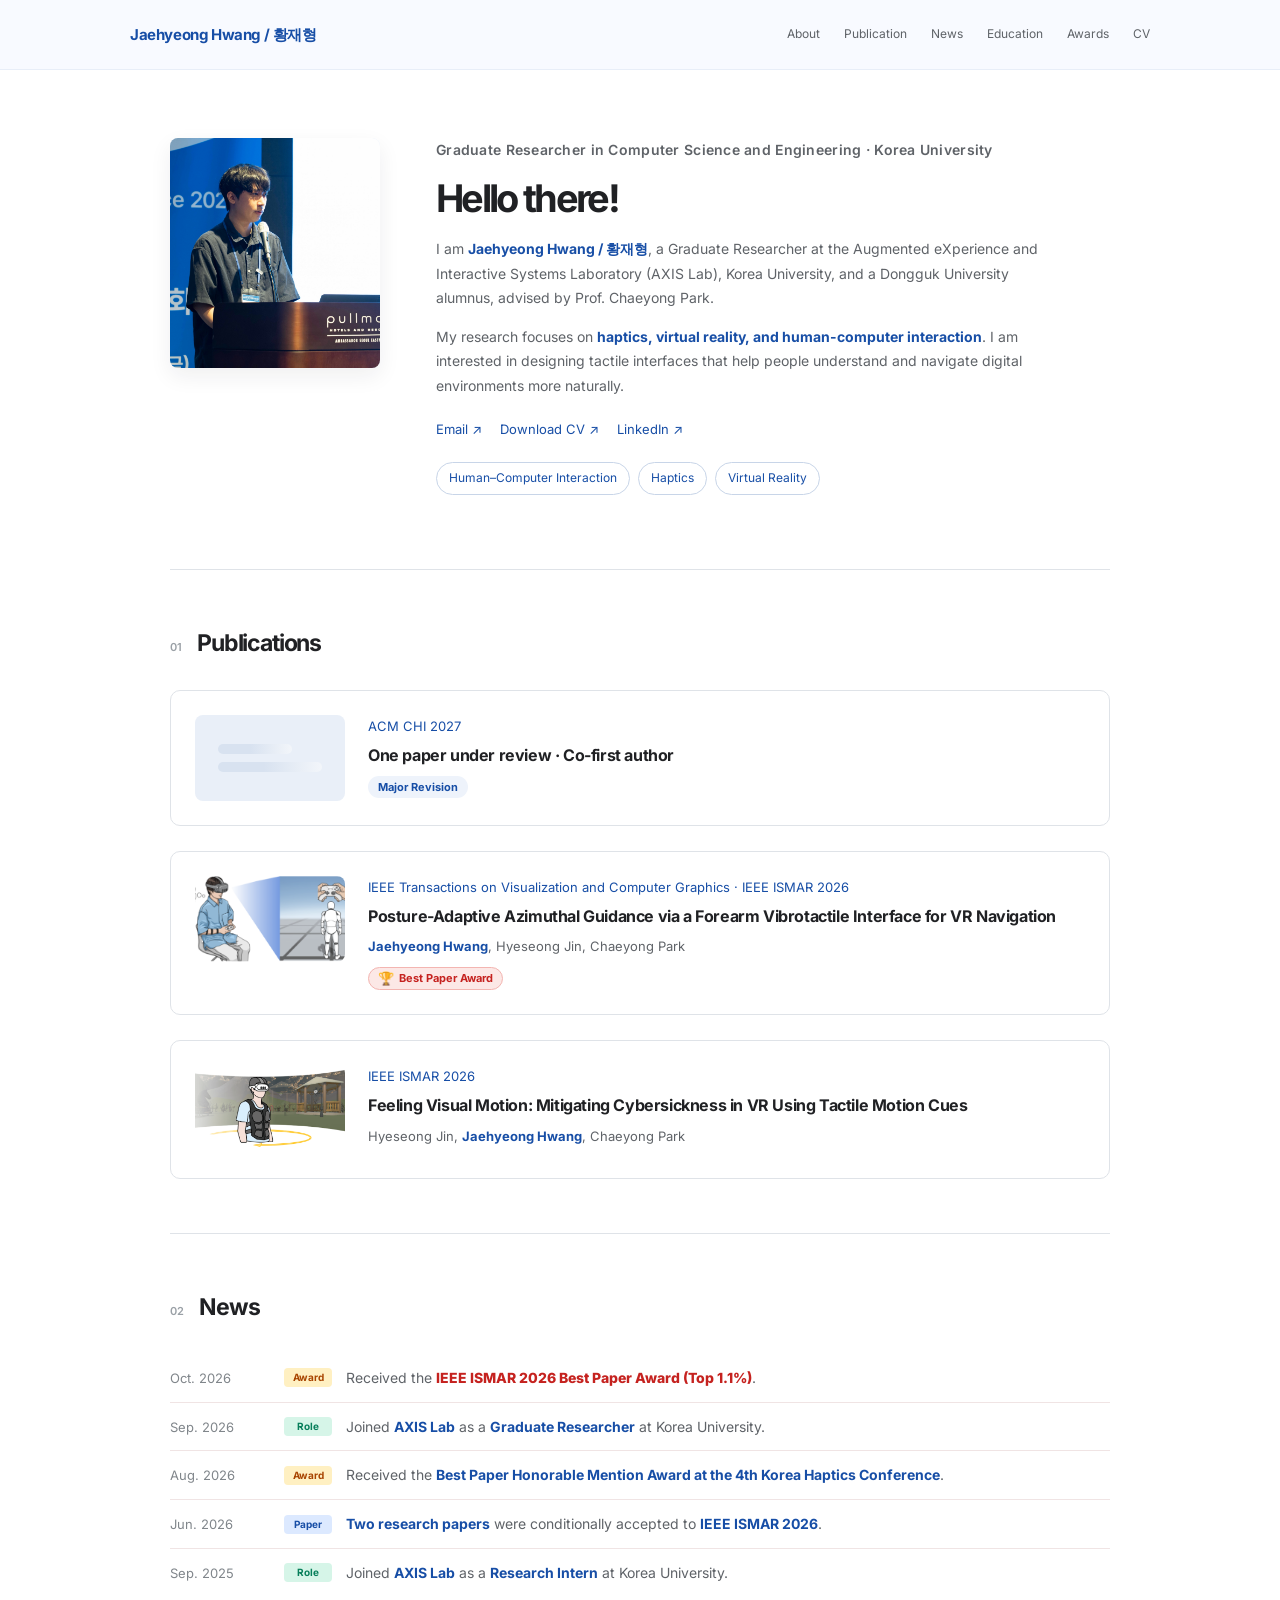
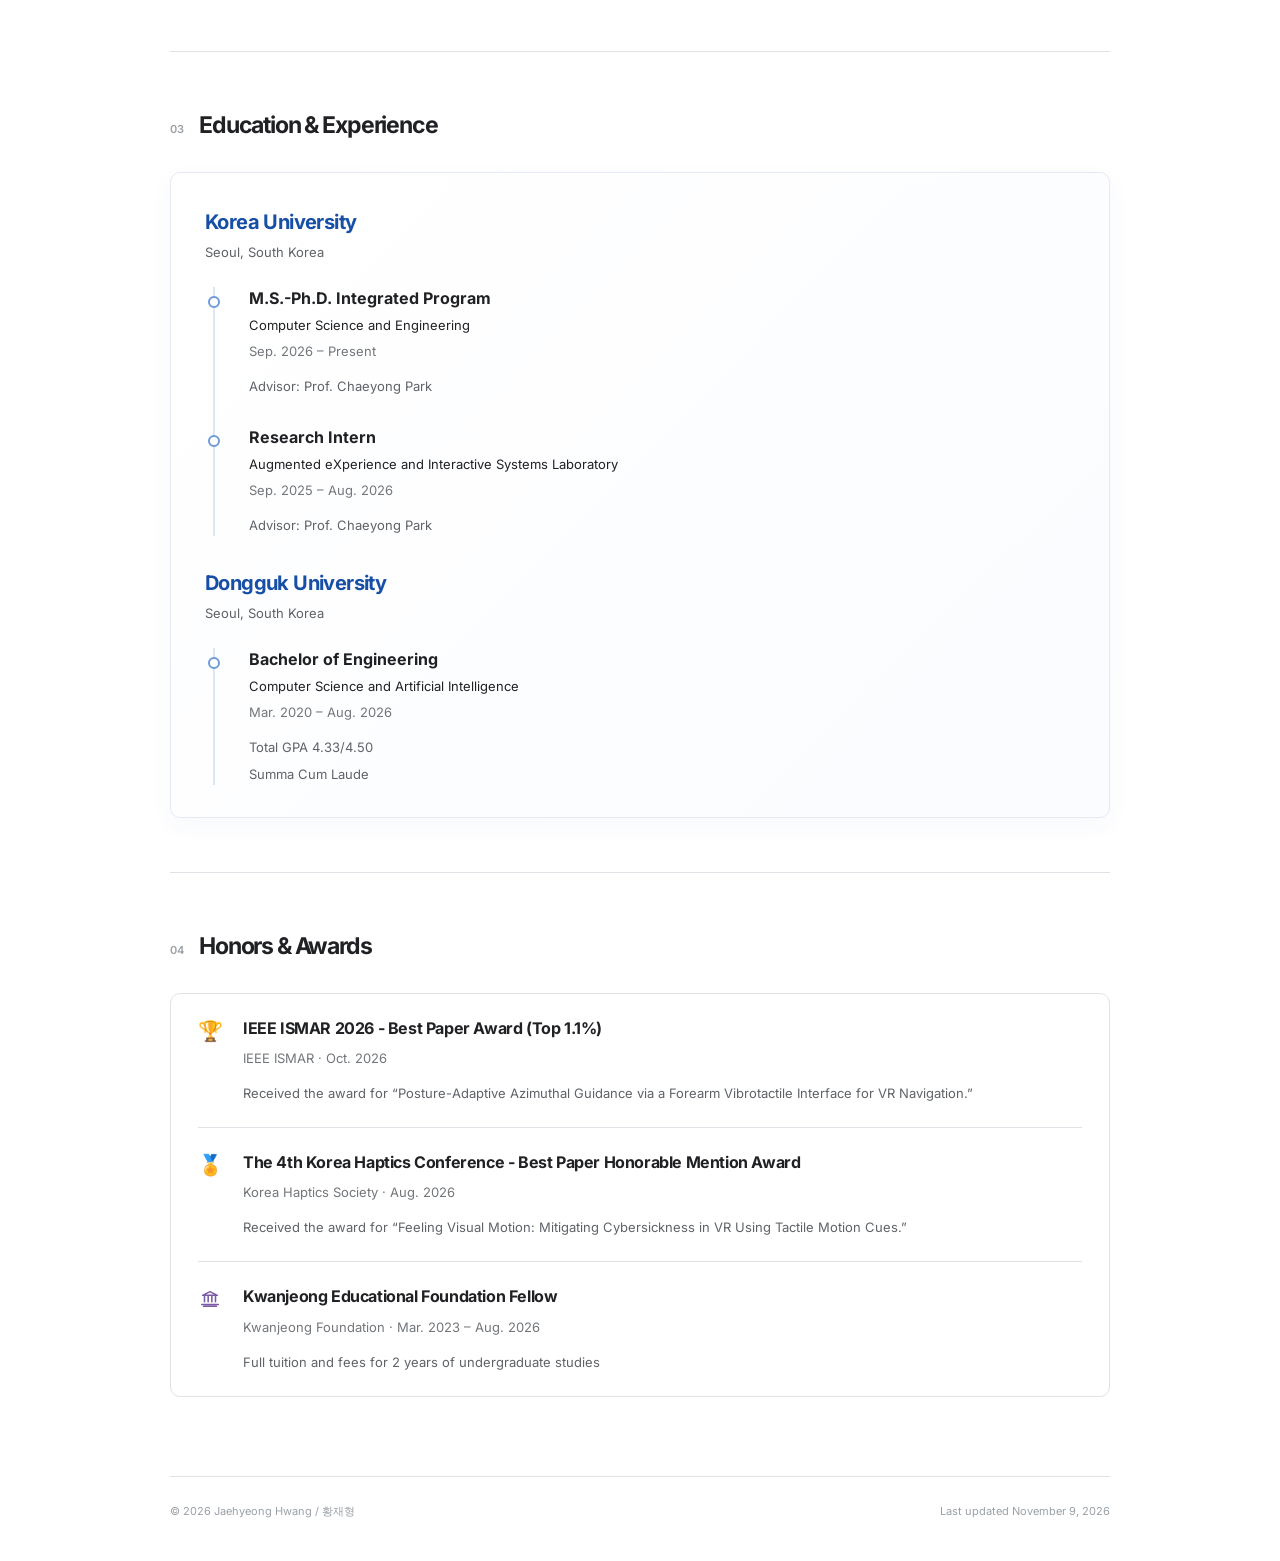
<file: index.html>
<!doctype html>
<html lang="en">
  <head>
    <meta charset="UTF-8" />
    <meta name="viewport" content="width=device-width, initial-scale=1.0" />
    <meta name="robots" content="index, follow, max-image-preview:large" />
    <meta name="googlebot" content="index, follow, max-image-preview:large" />
    <meta name="theme-color" content="#f8faff" />
    <title>
      Jaehyeong Hwang / 황재형 | Graduate Researcher at Korea University
    </title>
    <meta
      name="description"
      content="Jaehyeong Hwang / 황재형 is a Computer Science and Engineering graduate researcher at AXIS Lab, Korea University, and a Dongguk University alumnus working on haptics, virtual reality, and human-computer interaction."
    />
    <meta name="author" content="Jaehyeong Hwang / 황재형" />
    <meta name="application-name" content="Jaehyeong Hwang / 황재형" />
    <link rel="canonical" href="https://jaehyeonghwang.github.io/" />
    <meta property="og:type" content="profile" />
    <meta
      property="og:title"
      content="Jaehyeong Hwang / 황재형 | Graduate Researcher"
    />
    <meta
      property="og:description"
      content="Computer Science and Engineering graduate researcher at AXIS Lab, Korea University and Dongguk University alumnus. Researching haptics, virtual reality, and human-computer interaction."
    />
    <meta property="og:url" content="https://jaehyeonghwang.github.io/" />
    <meta property="og:site_name" content="Jaehyeong Hwang / 황재형" />
    <meta property="og:locale" content="en_US" />
    <meta property="og:locale:alternate" content="ko_KR" />
    <meta
      property="og:image"
      content="https://jaehyeonghwang.github.io/profile.jpg"
    />
    <meta
      property="og:image:alt"
      content="Jaehyeong Hwang presenting at a conference"
    />
    <meta property="og:image:type" content="image/jpeg" />
    <meta property="og:image:width" content="2560" />
    <meta property="og:image:height" content="1707" />
    <meta name="twitter:card" content="summary_large_image" />
    <meta
      name="twitter:title"
      content="Jaehyeong Hwang | Graduate Researcher"
    />
    <meta
      name="twitter:description"
      content="Jaehyeong Hwang / 황재형, Computer Science and Engineering graduate researcher at Korea University and Dongguk University alumnus."
    />
    <meta
      name="twitter:image"
      content="https://jaehyeonghwang.github.io/profile.jpg"
    />
    <meta
      name="twitter:image:alt"
      content="Jaehyeong Hwang presenting at a conference"
    />
    <style>
      .award-icon {
        width: 24px;
        height: 24px;
        color: #174ea6;
        display: grid;
        place-items: center;
        margin-top: 2px;
      }
      .award-icon svg {
        width: 22px;
        height: 22px;
        display: block;
      }
      .award-item:first-child .award-icon {
        color: #c89420;
      }
      .award-item:nth-child(2) .award-icon {
        color: #4f78b8;
      }
      .award-item:nth-child(3) .award-icon {
        color: #7b5aa6;
      }
      .award-item:first-child .award-icon svg {
        display: none;
      }
      .award-item:first-child .award-icon::after {
        content: "🏆";
        font-size: 20px;
        line-height: 1;
      }
      .award-item:nth-child(2) .award-icon svg {
        display: none;
      }
      .award-item:nth-child(2) .award-icon::after {
        content: "🏅";
        font-size: 20px;
        line-height: 1;
      }
      .publication-award-chip svg {
        display: none;
      }
      .publication-award-chip::before {
        content: "🏆";
        font-size: 13px;
        line-height: 1;
      }
    </style>
    <style>
      @font-face {
        font-family: Inter;
        src: url("fonts/Inter-400.ttf") format("truetype");
        font-weight: 400;
        font-style: normal;
        font-display: block;
      }
      @font-face {
        font-family: Inter;
        src: url("fonts/Inter-500.ttf") format("truetype");
        font-weight: 500;
        font-style: normal;
        font-display: block;
      }
      @font-face {
        font-family: Inter;
        src: url("fonts/Inter-600.ttf") format("truetype");
        font-weight: 600;
        font-style: normal;
        font-display: block;
      }
      @font-face {
        font-family: Inter;
        src: url("fonts/Inter-700.ttf") format("truetype");
        font-weight: 700;
        font-style: normal;
        font-display: block;
      }
      @font-face {
        font-family: Inter;
        src: url("fonts/Inter-800.ttf") format("truetype");
        font-weight: 800;
        font-style: normal;
        font-display: block;
      }
    </style>
    <link rel="stylesheet" href="styles.css" />
    <style>
      .avatar {
        overflow: hidden;
      }
      .avatar img {
        width: 100%;
        height: 100%;
        display: block;
        object-fit: cover;
        object-position: 52% 26%;
      }
      .intro-copy strong,
      .authors strong,
      .news-list .highlight {
        color: #174ea6;
        font-weight: 700;
      }
      .news-list .award-highlight,
      .news-list .percent-highlight {
        color: #c5221f;
        font-weight: 800;
      }
      .news-list li {
        grid-template-columns: 100px 48px minmax(0, 1fr);
        gap: 14px;
        align-items: center;
        padding: 12px 0;
        border-bottom: 1px solid #f0e4e4;
      }
      .news-list li:last-child {
        border-bottom: 0;
      }
      .news-type {
        display: inline-flex;
        justify-content: center;
        align-items: center;
        min-width: 44px;
        padding: 2px 7px;
        border-radius: 4px;
        font-size: 10px;
        line-height: 1.5;
        font-weight: 700;
        white-space: nowrap;
      }
      .news-type.award {
        color: #a84400;
        background: #fff0c2;
      }
      .news-type.role {
        color: #087f5b;
        background: #d6f5e8;
      }
      .news-type.paper {
        color: #174ea6;
        background: #dce9ff;
      }
      .news-emphasis {
        color: #174ea6;
        font-weight: 700;
      }
      .publication-teaser {
        width: 76px;
        height: 76px;
        display: block;
        border-radius: 8px;
        object-fit: cover;
        object-position: center top;
      }
      .publication-item {
        color: inherit;
        text-decoration: none;
        cursor: pointer;
      }
      .publication-title-row {
        display: flex;
        align-items: flex-start;
      }
      .publication-title-row h3 {
        flex: 1;
        white-space: nowrap;
        font-size: 16px;
        letter-spacing: -0.025em;
      }
      .publication-item .venue {
        margin: 0 0 7px;
      }
      .publication-award-chip {
        position: static;
        display: inline-flex;
        align-items: center;
        gap: 5px;
        margin-top: 3px;
        padding: 3px 9px;
        border: 1px solid #f3b5b1;
        border-radius: 999px;
        background: #fce8e6;
        color: #c5221f;
        font-size: 11px;
        font-weight: 700;
        line-height: 1.4;
      }
      .publication-award-chip svg {
        width: 13px;
        height: 13px;
        display: block;
      }
      .publication-item:has(.publication-teaser) {
        position: relative;
        grid-template-columns: 150px 1fr;
      }
      .publication-item:has(.publication-teaser) .publication-teaser {
        width: 150px;
        height: 86px;
        object-fit: cover;
        object-position: center top;
      }
      @media (max-width: 700px) {
        .news-list li {
          grid-template-columns: 76px 44px minmax(0, 1fr);
          gap: 10px;
        }
        .publication-title-row h3 {
          white-space: normal;
          font-size: 14px;
        }
        .publication-item:has(.publication-teaser) {
          display: block;
          grid-template-columns: 92px 1fr;
        }
        .publication-item:has(.publication-teaser) .publication-teaser {
          width: 92px;
          height: 62px;
          object-fit: cover;
          object-position: center top;
        }
        .publication-award-chip {
          position: static;
          margin-top: 3px;
        }
      }
    </style>
    <style>
      .profile-intro {
        grid-template-columns: 210px minmax(0, 1fr);
        gap: 56px;
        align-items: start;
        padding: 68px 0 74px;
      }
      .avatar {
        width: 210px;
        height: 230px;
        border-radius: 8px;
        box-shadow: 0 8px 22px rgba(32, 33, 36, 0.07);
      }
      .intro-copy h1 {
        font-size: 38px;
        margin-bottom: 18px;
      }
      .intro-copy p {
        font-size: 14px;
        line-height: 1.75;
      }
      .intro-links {
        margin-top: 20px;
        gap: 18px;
      }
      .research-tags {
        margin-top: 22px;
      }
      @media (max-width: 700px) {
        .topbar {
          height: auto;
          min-height: 62px;
          align-items: flex-start;
          padding: 18px 0;
          gap: 16px;
        }
        .topbar nav {
          gap: 10px;
          flex-wrap: wrap;
          justify-content: flex-end;
        }
        .profile-intro {
          display: flex;
          flex-direction: column;
          gap: 24px;
          padding: 44px 0 56px;
        }
        .avatar {
          order: 1;
          width: 150px;
          height: 165px;
        }
        .intro-copy {
          order: 2;
        }
        .intro-copy h1 {
          font-size: 32px;
        }
        .intro-links {
          flex-wrap: wrap;
          gap: 10px 16px;
        }
        .research-tags {
          margin-top: 18px;
        }
        .publication-item:has(.publication-teaser) {
          display: block;
          padding: 16px;
        }
        .publication-item:has(.publication-teaser) .publication-teaser {
          width: 100%;
          height: 150px;
          margin-bottom: 16px;
        }
        .news-list li {
          grid-template-columns: 76px 44px minmax(0, 1fr);
          gap: 10px;
        }
      }
    </style>
    <style>
      html {
        scroll-padding-top: 70px;
      }
      section[id] {
        scroll-margin-top: 0;
      }
      @media (max-width: 700px) {
        html {
          scroll-padding-top: 62px;
        }
        section[id] {
          scroll-margin-top: 0;
        }
      }
    </style>
    <style>
      .topbar {
        position: sticky;
        top: 0;
        z-index: 20;
        width: 100%;
        padding: 0 max(24px, calc((100% - 1020px) / 2));
        background: rgba(248, 250, 255, 0.94);
        border-bottom: 1px solid #e8eef8;
        backdrop-filter: blur(12px);
      }
      .site-name {
        color: #174ea6;
      }
      @media (max-width: 700px) {
        .topbar {
          padding: 16px;
        }
      }
    </style>
    <script type="application/ld+json">
      {
        "@context": "https://schema.org",
        "@graph": [
          {
            "@type": "WebSite",
            "@id": "https://jaehyeonghwang.github.io/#website",
            "url": "https://jaehyeonghwang.github.io/",
            "name": "Jaehyeong Hwang / 황재형",
            "description": "Academic homepage of Jaehyeong Hwang, a graduate researcher at AXIS Lab, Korea University.",
            "inLanguage": "en",
            "publisher": { "@id": "https://jaehyeonghwang.github.io/#person" }
          },
          {
            "@type": "ProfilePage",
            "@id": "https://jaehyeonghwang.github.io/#profile",
            "url": "https://jaehyeonghwang.github.io/",
            "name": "Jaehyeong Hwang / 황재형 | Graduate Researcher at Korea University",
            "description": "Academic profile of Jaehyeong Hwang / 황재형, a Korea University graduate researcher and Dongguk University alumnus specializing in haptics, virtual reality, and human-computer interaction.",
            "isPartOf": { "@id": "https://jaehyeonghwang.github.io/#website" },
            "mainEntity": { "@id": "https://jaehyeonghwang.github.io/#person" },
            "dateModified": "2026-11-09T15:05:25+09:00",
            "inLanguage": "en"
          },
          {
            "@type": "Person",
            "@id": "https://jaehyeonghwang.github.io/#person",
            "name": "Jaehyeong Hwang",
            "alternateName": ["황재형", "Jae-hyeong Hwang"],
            "url": "https://jaehyeonghwang.github.io/",
            "image": "https://jaehyeonghwang.github.io/profile.jpg",
            "jobTitle": "Graduate Researcher",
            "description": "Computer Science and Engineering graduate researcher at Korea University and Dongguk University alumnus working on haptics, virtual reality, and human-computer interaction.",
            "additionalName": "황재형",
            "hasOccupation": {
              "@type": "Occupation",
              "name": "Graduate Researcher in Computer Science and Engineering"
            },
            "worksFor": { "@id": "https://axis.korea.ac.kr/#organization" },
            "affiliation": [
              { "@id": "https://axis.korea.ac.kr/#organization" },
              {
                "@type": "CollegeOrUniversity",
                "name": "Korea University",
                "alternateName": "고려대학교",
                "url": "https://www.korea.ac.kr/"
              }
            ],
            "alumniOf": {
              "@type": "CollegeOrUniversity",
              "name": "Dongguk University",
              "alternateName": "동국대학교"
            },
            "knowsAbout": [
              "Haptics",
              "Virtual Reality",
              "Human-Computer Interaction",
              "Computer Science and Engineering",
              "Vibrotactile Interfaces",
              "Cybersickness Mitigation"
            ],
            "award": [
              "IEEE ISMAR 2026 Best Paper Award (Top 1.1%)",
              "The 4th Korea Haptics Conference Best Paper Honorable Mention Award",
              "Kwanjeong Foundation Fellow"
            ],
            "sameAs": ["https://kr.linkedin.com/in/jaehyeong-hwang-205082207"]
          },
          {
            "@type": "Organization",
            "@id": "https://axis.korea.ac.kr/#organization",
            "name": "AXIS Lab, Korea University",
            "url": "https://axis.korea.ac.kr/"
          },
          {
            "@type": "ScholarlyArticle",
            "headline": "Posture-Adaptive Azimuthal Guidance via a Forearm Vibrotactile Interface for VR Navigation",
            "url": "https://axis.korea.ac.kr/publications/2026_TVCG_PostureAdaptive",
            "mainEntityOfPage": "https://jaehyeonghwang.github.io/#publications",
            "image": "https://jaehyeonghwang.github.io/posture-teaser.png",
            "datePublished": "2026",
            "inLanguage": "en",
            "author": [
              { "@id": "https://jaehyeonghwang.github.io/#person" },
              { "@type": "Person", "name": "Hyeseong Jin" },
              { "@type": "Person", "name": "Chaeyong Park" }
            ],
            "publisher": { "@type": "Organization", "name": "IEEE" },
            "isPartOf": {
              "@type": "Periodical",
              "name": "IEEE Transactions on Visualization and Computer Graphics"
            },
            "about": ["Virtual Reality", "Haptics", "Vibrotactile Interface"]
          },
          {
            "@type": "ScholarlyArticle",
            "headline": "Feeling Visual Motion: Mitigating Cybersickness in VR Using Tactile Motion Cues",
            "url": "https://axis.korea.ac.kr/publications/2026_ISMAR_TactileMotion",
            "mainEntityOfPage": "https://jaehyeonghwang.github.io/#publications",
            "image": "https://jaehyeonghwang.github.io/feel-teaser.png",
            "datePublished": "2026",
            "inLanguage": "en",
            "author": [
              { "@type": "Person", "name": "Hyeseong Jin" },
              { "@id": "https://jaehyeonghwang.github.io/#person" },
              { "@type": "Person", "name": "Chaeyong Park" }
            ],
            "publisher": { "@type": "Organization", "name": "IEEE" },
            "about": ["Virtual Reality", "Haptics", "Cybersickness"]
          }
        ]
      }
    </script>
    <style>
      .cv-subheading {
        padding: 18px 27px 8px;
        color: #174ea6;
        font-size: 11px;
        font-weight: 700;
        letter-spacing: 0.08em;
        text-transform: uppercase;
        border-top: 1px solid var(--line);
      }
      .cv-subheading:first-child {
        border-top: 0;
      }
      .education-subheading {
        margin-top: 0;
      }
      @media (max-width: 700px) {
        .cv-subheading {
          padding: 16px 18px 7px;
        }
      }
    </style>
    <style>
      .cv-tree {
        border: 1px solid var(--line);
        border-radius: 10px;
        padding: 28px 32px;
      }
      .tree-group + .tree-group {
        border-top: 1px solid var(--line);
        margin-top: 30px;
        padding-top: 30px;
      }
      .tree-institution {
        display: flex;
        align-items: center;
        gap: 18px;
      }
      .tree-institution h3 {
        font-size: 19px;
        margin: 0;
        letter-spacing: -0.03em;
      }
      .tree-institution p {
        color: var(--muted);
        font-size: 13px;
        margin: 2px 0 0;
      }
      .tree-children {
        position: relative;
        margin: 20px 0 0 20px;
        padding-left: 35px;
        border-left: 1px solid #cbd5e1;
      }
      .tree-item {
        position: relative;
        padding: 0 0 22px;
      }
      .tree-item:last-child {
        padding-bottom: 0;
      }
      .tree-item:before {
        content: "";
        position: absolute;
        left: -35px;
        top: 12px;
        width: 26px;
        border-top: 1px solid #cbd5e1;
      }
      .tree-item h4 {
        font-size: 16px;
        line-height: 1.45;
        margin: 0 0 4px;
      }
      .tree-item p {
        font-size: 13px;
        color: var(--muted);
        margin: 4px 0;
      }
      .tree-item .org-name,
      .tree-item .degree {
        color: var(--ink);
      }
      @media (max-width: 700px) {
        .cv-tree {
          padding: 22px 18px;
        }
        .tree-children {
          margin-left: 14px;
          padding-left: 25px;
        }
        .tree-item:before {
          left: -25px;
          width: 18px;
        }
        .tree-institution h3 {
          font-size: 17px;
        }
      }
      <style > .site-name,
      .site-name:hover,
      .site-name:focus,
      .site-name:visited {
        text-decoration: none !important;
        border-bottom: 0 !important;
        box-shadow: none !important;
        display: inline-flex;
        align-items: center;
        line-height: 1;
      }
      .site-logo {
        display: block;
        width: 205px;
        height: auto;
        overflow: visible;
      }
      .site-logo text {
        font-family: Inter, "Noto Sans KR", Arial, sans-serif;
        font-size: 15px;
        font-weight: 700;
        letter-spacing: -0.4px;
        fill: #174ea6;
      }
      @media (max-width: 700px) {
        .site-logo {
          width: 205px;
        }
      }
    </style>
    <style>
      .cv-tree {
        background: linear-gradient(135deg, #fff 0%, #fbfcff 100%);
        border-color: #e5eaf2;
        box-shadow: 0 8px 24px rgba(23, 78, 166, 0.04);
      }
      .tree-institution {
        padding: 4px 0 4px 2px;
      }
      .tree-institution h3 {
        color: #174ea6;
        font-size: 20px;
      }
      .tree-children {
        border-left: 2px solid #dce7f6;
        margin-left: 10px;
        padding-left: 32px;
      }
      .tree-item {
        padding: 0 0 24px 2px;
      }
      .tree-item:before {
        display: none;
      }
      .tree-item:after {
        content: "";
        position: absolute;
        left: -39px;
        top: 9px;
        width: 8px;
        height: 8px;
        border: 2px solid #6d9bd8;
        border-radius: 50%;
        background: #fff;
      }
      .tree-item h4 {
        color: #202124;
        font-size: 16px;
      }
      .tree-group + .tree-group {
        border-top: 0;
        margin-top: 12px;
        padding-top: 14px;
        position: relative;
      }
      @media (max-width: 700px) {
        .tree-children {
          margin-left: 8px;
          padding-left: 24px;
        }
        .tree-item:after {
          left: -31px;
        }
      }
    </style>
    <style>
      .publication-award-chip svg {
        display: none !important;
      }
    </style>
    <style>
      .menu-toggle,
      .menu-backdrop {
        display: none;
      }
      @media (max-width: 700px) {
        .topbar {
          height: 70px;
          min-height: 70px;
          align-items: center;
          padding: 0 16px !important;
          gap: 12px;
        }
        body.menu-open .topbar {
          z-index: 50;
        }
        .site-logo {
          width: 205px;
        }
        .menu-toggle {
          display: flex;
          position: relative;
          z-index: 42;
          width: 42px;
          height: 42px;
          margin-left: auto;
          flex: 0 0 42px;
          align-items: center;
          justify-content: center;
          flex-direction: column;
          gap: 5px;
          border: 1px solid #d9e3f1;
          border-radius: 10px;
          background: #fff;
          color: #174ea6;
          cursor: pointer;
          box-shadow: 0 4px 14px rgba(23, 78, 166, 0.08);
        }
        .menu-toggle span {
          display: block;
          width: 17px;
          height: 1.5px;
          background: currentColor;
          transition:
            transform 0.2s,
            opacity 0.2s;
        }
        .menu-toggle[aria-expanded="true"] span:nth-child(1) {
          transform: translateY(6.5px) rotate(45deg);
        }
        .menu-toggle[aria-expanded="true"] span:nth-child(2) {
          opacity: 0;
        }
        .menu-toggle[aria-expanded="true"] span:nth-child(3) {
          transform: translateY(-6.5px) rotate(-45deg);
        }
        .topbar nav {
          position: fixed;
          top: 0;
          right: 0;
          z-index: 41;
          display: flex;
          width: min(300px, 86vw);
          height: 100dvh;
          padding: 92px 30px 30px;
          flex-direction: column;
          align-items: stretch;
          justify-content: flex-start;
          gap: 4px;
          background: #fff;
          border-left: 1px solid #e3ebf5;
          box-shadow: -12px 0 32px rgba(32, 33, 36, 0.12);
          font-size: 15px;
          transform: translateX(105%);
          transition: transform 0.25s ease;
          visibility: hidden;
        }
        .topbar nav.is-open {
          transform: translateX(0);
          visibility: visible;
        }
        .topbar nav a {
          padding: 12px 4px;
          border-bottom: 1px solid #edf1f7;
          color: #3c4654;
        }
        .topbar nav a:last-child {
          margin-top: 10px;
          border: 1px solid #c8d8ed;
          border-radius: 8px;
          color: #174ea6;
          text-align: center;
        }
        .menu-backdrop {
          display: block;
          position: fixed;
          inset: 0;
          z-index: 40;
          background: rgba(20, 35, 55, 0.28);
          opacity: 0;
          visibility: hidden;
          transition:
            opacity 0.25s ease,
            visibility 0.25s ease;
        }
        .menu-backdrop.is-visible {
          opacity: 1;
          visibility: visible;
        }
        body.menu-open {
          overflow: hidden;
        }
      }
    </style>
  </head>
  <body>
    <header class="topbar">
      <a
        class="site-name"
        href="#home"
        aria-label="Jaehyeong Hwang / 황재형 home"
        ><svg
          class="site-logo"
          viewBox="0 0 205 24"
          role="img"
          aria-label="Jaehyeong Hwang / 황재형"
        >
          <text x="0" y="17">Jaehyeong Hwang / 황재형</text>
        </svg></a
      >
      <button
        class="menu-toggle"
        type="button"
        aria-label="Open navigation menu"
        aria-controls="main-navigation"
        aria-expanded="false"
      >
        <span></span><span></span><span></span>
      </button>
      <nav id="main-navigation" aria-label="Main navigation">
        <a href="#home">About</a><a href="#publications">Publication</a
        ><a href="#news">News</a><a href="#education">Education</a
        ><a href="#awards">Awards</a
        ><a
          href="Jaehyeong_Hwang_CV.pdf"
          target="_blank"
          rel="noopener noreferrer"
          >CV</a
        >
      </nav>
    </header>
    <div class="menu-backdrop" aria-hidden="true"></div>
    <main id="home" class="page-shell">
      <section class="profile-intro" aria-labelledby="intro-title">
        <div class="avatar">
          <img
            src="profile.jpg"
            width="2560"
            height="1707"
            alt="Jaehyeong Hwang / 황재형 presenting research at a conference"
          />
        </div>
        <div class="intro-copy">
          <p class="kicker">
            Graduate Researcher in Computer Science and Engineering · Korea
            University
          </p>
          <h1 id="intro-title">Hello there!</h1>
          <p>
            I am <strong>Jaehyeong Hwang / 황재형</strong>, a Graduate
            Researcher at the Augmented eXperience and Interactive Systems
            Laboratory (AXIS Lab), Korea University, and a Dongguk University
            alumnus, advised by Prof. Chaeyong Park.
          </p>
          <p>
            My research focuses on
            <strong
              >haptics, virtual reality, and human-computer interaction</strong
            >. I am interested in designing tactile interfaces that help people
            understand and navigate digital environments more naturally.
          </p>
          <div class="intro-links">
            <a href="mailto:jaehyeonghwang@korea.ac.kr">Email ↗</a
            ><a
              href="Jaehyeong_Hwang_CV.pdf"
              target="_blank"
              rel="noopener noreferrer"
              >Download CV ↗</a
            ><a
              href="https://kr.linkedin.com/in/jaehyeong-hwang-205082207"
              target="_blank"
              rel="noopener noreferrer"
              >LinkedIn ↗</a
            >
          </div>
          <div class="research-tags">
            <span>Human–Computer Interaction</span><span>Haptics</span
            ><span>Virtual Reality</span>
          </div>
        </div>
      </section>
      <section
        id="publications"
        class="section-block"
        aria-labelledby="publication-title"
      >
        <div class="section-title">
          <span>01</span>
          <h2 id="publication-title">Publications</h2>
        </div>
        <div class="publication-list">
          <article class="publication-item publication-status-item">
            <span
              class="publication-badge publication-badge-skeleton"
              aria-hidden="true"
            >
              <span></span>
              <span></span>
            </span>
            <div>
              <p class="venue">ACM CHI 2027</p>
              <h3>One paper under review · Co-first author</h3>
              <span class="publication-status">Major Revision</span>
            </div>
          </article>
          <a
            class="publication-item"
            href="https://doi.org/10.1109/TVCG.2026.3747524"
            target="_blank"
            rel="noopener noreferrer"
            title="Posture-Adaptive Azimuthal Guidance via a Forearm Vibrotactile Interface for VR Navigation"
            ><img
              class="publication-teaser"
              src="posture-teaser.png"
              width="611"
              height="231"
              loading="lazy"
              decoding="async"
              alt="Teaser for Posture-Adaptive Azimuthal Guidance via a Forearm Vibrotactile Interface for VR Navigation"
            />
            <div>
              <p class="venue">
                IEEE Transactions on Visualization and Computer Graphics · IEEE
                ISMAR 2026
              </p>
              <div class="publication-title-row">
                <h3>
                  Posture-Adaptive Azimuthal Guidance via a Forearm Vibrotactile
                  Interface for VR Navigation
                </h3>
              </div>
              <p class="authors">
                <strong>Jaehyeong Hwang</strong>, Hyeseong Jin, Chaeyong Park
              </p>
              <span class="publication-award-chip"
                ><svg viewBox="0 0 24 24" aria-hidden="true">
                  <path
                    fill="none"
                    stroke="currentColor"
                    stroke-linecap="round"
                    stroke-linejoin="round"
                    stroke-width="2"
                    d="M8 4h8v4a4 4 0 0 1-8 0V4Zm0 2H5v1a4 4 0 0 0 4 4m7-5h3v1a4 4 0 0 1-4 4m-3 1v4m-3 0h6m-8 3h10"
                  /></svg
                >Best Paper Award</span
              >
            </div></a
          >
          <a
            class="publication-item"
            href="https://doi.org/10.1109/ISMAR70079.2026.00066"
            target="_blank"
            rel="noopener noreferrer"
            title="Feeling Visual Motion: Mitigating Cybersickness in VR Using Tactile Motion Cues"
            ><img
              class="publication-teaser"
              src="feel-teaser.png"
              width="688"
              height="312"
              loading="lazy"
              decoding="async"
              alt="Teaser for Feeling Visual Motion: Mitigating Cybersickness in VR Using Tactile Motion Cues"
            />
            <div>
              <p class="venue">IEEE ISMAR 2026</p>
              <div class="publication-title-row">
                <h3>
                  Feeling Visual Motion: Mitigating Cybersickness in VR Using
                  Tactile Motion Cues
                </h3>
              </div>
              <p class="authors">
                Hyeseong Jin, <strong>Jaehyeong Hwang</strong>, Chaeyong Park
              </p>
            </div></a
          >
        </div>
      </section>
      <section
        id="news"
        class="news section-block"
        aria-labelledby="news-title"
      >
        <div class="section-title">
          <span>02</span>
          <h2 id="news-title">News</h2>
        </div>
        <ul class="news-list">
          <li
            class="award-news-item"
            data-award-url="https://www.ieeeismar.net/2026/awards/#paper-awards-section"
            tabindex="0"
          >
            <time datetime="2026-10">Oct. 2026</time
            ><span class="news-type award">Award</span
            ><span
              >Received the
              <a
                class="award-highlight"
                href="https://www.ieeeismar.net/2026/awards/#paper-awards-section"
                target="_blank"
                rel="noopener noreferrer"
                >IEEE ISMAR 2026 Best Paper Award (Top 1.1%)</a
              >.</span
            >
          </li>
          <li>
            <time datetime="2026-09">Sep. 2026</time
            ><span class="news-type role">Role</span
            ><span
              >Joined <strong class="news-emphasis">AXIS Lab</strong> as a
              <strong class="news-emphasis">Graduate Researcher</strong> at
              Korea University.</span
            >
          </li>
          <li
            class="award-news-item"
            data-award-url="https://haptics.or.kr/conference/2026/award.php"
            tabindex="0"
          >
            <time datetime="2026-08">Aug. 2026</time
            ><span class="news-type award">Award</span
            ><span
              >Received the
              <a
                class="highlight"
                href="https://haptics.or.kr/conference/2026/award.php"
                target="_blank"
                rel="noopener noreferrer"
                >Best Paper Honorable Mention Award at the 4th Korea Haptics
                Conference</a
              >.</span
            >
          </li>
          <li>
            <time datetime="2026-06">Jun. 2026</time
            ><span class="news-type paper">Paper</span
            ><span
              ><strong class="news-emphasis">Two research papers</strong> were
              conditionally accepted to
              <strong class="highlight">IEEE ISMAR 2026</strong>.</span
            >
          </li>
          <li>
            <time datetime="2025-09">Sep. 2025</time
            ><span class="news-type role">Role</span
            ><span
              >Joined <strong class="news-emphasis">AXIS Lab</strong> as a
              <strong class="news-emphasis">Research Intern</strong> at Korea
              University.</span
            >
          </li>
        </ul>
      </section>
      <section
        id="education"
        class="section-block"
        aria-labelledby="education-title"
      >
        <div class="section-title">
          <span>03</span>
          <h2 id="education-title">Education &amp; Experience</h2>
        </div>
        <div class="cv-tree">
          <div class="tree-group">
            <div class="tree-institution">
              <div>
                <h3>Korea University</h3>
                <p>Seoul, South Korea</p>
              </div>
            </div>
            <div class="tree-children">
              <article class="tree-item">
                <h4>M.S.-Ph.D. Integrated Program</h4>
                <p class="degree">Computer Science and Engineering</p>
                <p class="date">Sep. 2026 – Present</p>
                <p>Advisor: Prof. Chaeyong Park</p>
              </article>
              <article class="tree-item">
                <h4>Research Intern</h4>
                <p class="org-name">
                  Augmented eXperience and Interactive Systems Laboratory
                </p>
                <p class="date">Sep. 2025 – Aug. 2026</p>
                <p>Advisor: Prof. Chaeyong Park</p>
              </article>
            </div>
          </div>
          <div class="tree-group">
            <div class="tree-institution">
              <div>
                <h3>Dongguk University</h3>
                <p>Seoul, South Korea</p>
              </div>
            </div>
            <div class="tree-children">
              <article class="tree-item">
                <h4>Bachelor of Engineering</h4>
                <p class="degree">
                  Computer Science and Artificial Intelligence
                </p>
                <p class="date">Mar. 2020 – Aug. 2026</p>
                <p>Total GPA 4.33/4.50</p>
                <p>Summa Cum Laude</p>
              </article>
            </div>
          </div>
        </div>
      </section>
      <section id="awards" class="section-block" aria-labelledby="awards-title">
        <div class="section-title">
          <span>04</span>
          <h2 id="awards-title">Honors &amp; Awards</h2>
        </div>
        <div class="award-list">
          <article class="award-item">
            <div class="award-icon">
              <svg viewBox="0 0 24 24" aria-hidden="true">
                <path
                  fill="none"
                  stroke="currentColor"
                  stroke-linecap="round"
                  stroke-linejoin="round"
                  stroke-width="1.7"
                  d="M8 4h8v4a4 4 0 0 1-8 0V4Zm0 2H5v1a4 4 0 0 0 4 4m7-5h3v1a4 4 0 0 1-4 4m-3 1v4m-3 0h6m-8 3h10"
                />
              </svg>
            </div>
            <div>
              <h3>IEEE ISMAR 2026 - Best Paper Award (Top 1.1%)</h3>
              <p class="date">IEEE ISMAR · Oct. 2026</p>
              <p>
                Received the award for “Posture-Adaptive Azimuthal Guidance via
                a Forearm Vibrotactile Interface for VR Navigation.”
              </p>
            </div>
          </article>
          <article class="award-item">
            <div class="award-icon">
              <svg viewBox="0 0 24 24" aria-hidden="true">
                <path
                  fill="none"
                  stroke="currentColor"
                  stroke-linecap="round"
                  stroke-linejoin="round"
                  stroke-width="1.7"
                  d="M8 3h3v6l-2 2m7-8h-3v6l2 2m-3-1a5 5 0 1 0 0 10 5 5 0 0 0 0-10Zm0 2.2.8 1.6 1.8.3-1.3 1.3.3 1.8-1.6-.8-1.6.8.3-1.8-1.3-1.3 1.8-.3.8-1.6Z"
                />
              </svg>
            </div>
            <div>
              <h3>
                The 4th Korea Haptics Conference - Best Paper Honorable Mention
                Award
              </h3>
              <p class="date">Korea Haptics Society · Aug. 2026</p>
              <p>
                Received the award for “Feeling Visual Motion: Mitigating
                Cybersickness in VR Using Tactile Motion Cues.”
              </p>
            </div>
          </article>
          <article class="award-item">
            <div class="award-icon">
              <svg viewBox="0 0 24 24" aria-hidden="true">
                <path
                  fill="none"
                  stroke="currentColor"
                  stroke-linecap="round"
                  stroke-linejoin="round"
                  stroke-width="1.7"
                  d="M4 8h16l-8-4-8 4Zm2 1v6m4-6v6m4-6v6m4-6v6M3 18h18m-16 2h14"
                />
              </svg>
            </div>
            <div>
              <h3>Kwanjeong Educational Foundation Fellow</h3>
              <p class="date">Kwanjeong Foundation · Mar. 2023 – Aug. 2026</p>
              <p>Full tuition and fees for 2 years of undergraduate studies</p>
            </div>
          </article>
        </div>
      </section>
      <footer class="site-footer">
        <span>© 2026 Jaehyeong Hwang / 황재형</span
        ><span>Last updated November 9, 2026</span>
      </footer>
    </main>
    <script src="script.js" defer></script>
  </body>
</html>
</file>
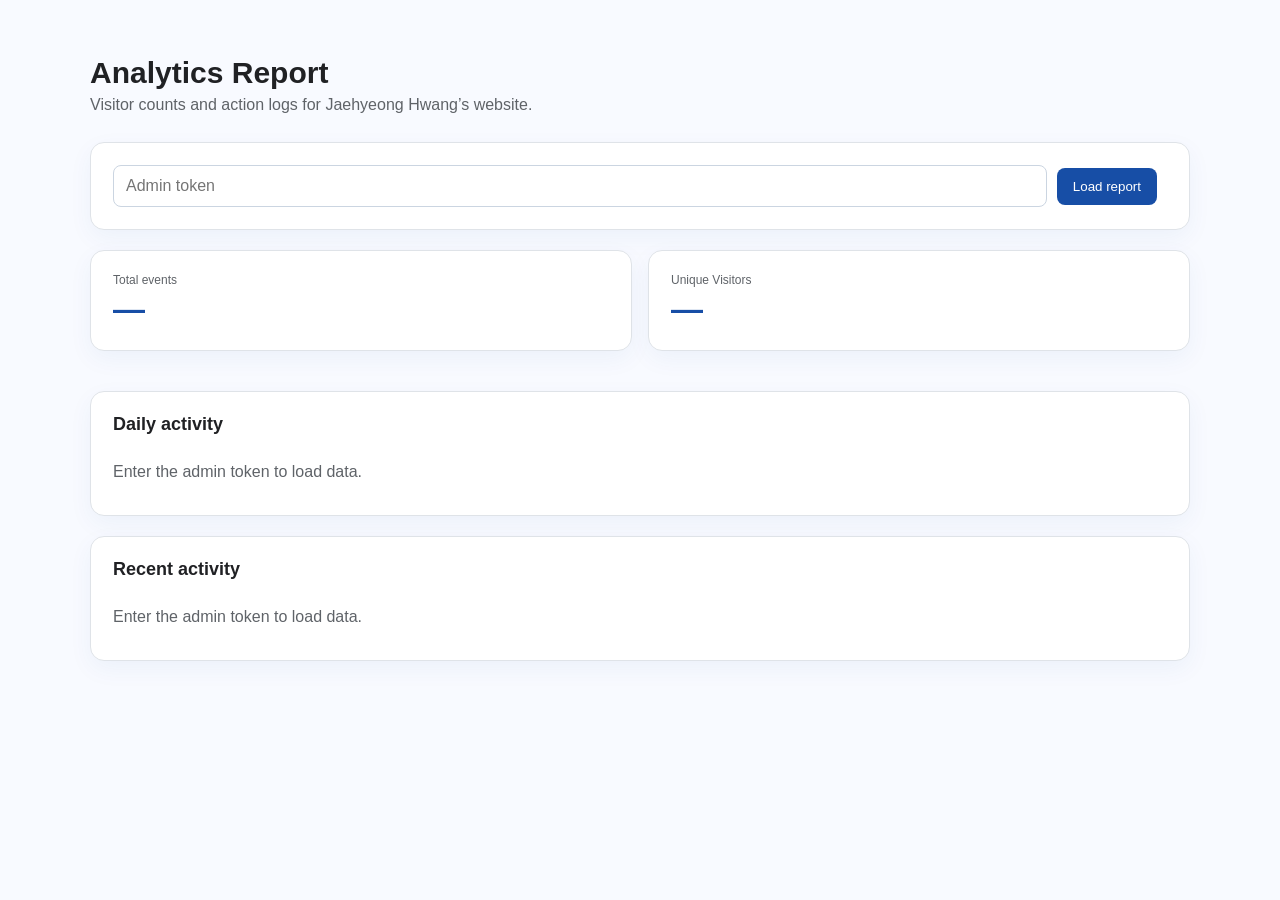
<file: report.html>
<!doctype html>
<html lang="en">
  <head>
    <meta charset="utf-8" />
    <meta name="viewport" content="width=device-width, initial-scale=1" />
    <meta name="robots" content="noindex, nofollow" />
    <title>Analytics Report | Jaehyeong Hwang</title>
    <style>
      :root {
        font-family: Inter, Arial, sans-serif;
        color: #202124;
        background: #f8faff;
      }
      * {
        box-sizing: border-box;
      }
      body {
        margin: 0;
      }
      .shell {
        width: min(1100px, calc(100% - 32px));
        margin: 0 auto;
        padding: 56px 0;
      }
      .top {
        display: flex;
        justify-content: space-between;
        align-items: end;
        gap: 20px;
        margin-bottom: 28px;
      }
      h1 {
        font-size: 30px;
        margin: 0 0 6px;
      }
      p {
        color: #5f6368;
        margin: 0;
      }
      .auth,
      .panel {
        background: #fff;
        border: 1px solid #dfe3e8;
        border-radius: 14px;
        padding: 22px;
        box-shadow: 0 8px 24px rgba(23, 78, 166, 0.05);
      }
      .auth {
        display: flex;
        gap: 10px;
        align-items: center;
        margin-bottom: 20px;
      }
      .auth input {
        flex: 1;
        min-width: 0;
        padding: 11px 12px;
        border: 1px solid #cbd5e1;
        border-radius: 8px;
        font: inherit;
      }
      .button {
        border: 0;
        border-radius: 8px;
        padding: 11px 16px;
        background: #174ea6;
        color: #fff;
        font: 600 14px inherit;
        cursor: pointer;
      }
      .status {
        font-size: 13px;
        color: #c5221f;
      }
      .cards {
        display: grid;
        grid-template-columns: repeat(2, 1fr);
        gap: 16px;
        margin-bottom: 20px;
      }
      .metric {
        font-size: 32px;
        font-weight: 700;
        color: #174ea6;
        margin-top: 4px;
      }
      .label {
        font-size: 12px;
        color: #5f6368;
      }
      .panel {
        margin-bottom: 20px;
        overflow: auto;
      }
      .panel h2 {
        font-size: 18px;
        margin: 0 0 16px;
      }
      table {
        width: 100%;
        border-collapse: collapse;
        font-size: 13px;
        white-space: nowrap;
      }
      th,
      td {
        text-align: left;
        padding: 10px 12px;
        border-bottom: 1px solid #edf1f7;
      }
      th {
        color: #5f6368;
        font-size: 11px;
        text-transform: uppercase;
        letter-spacing: 0.05em;
      }
      .empty {
        color: #5f6368;
        padding: 12px 0;
      }
      @media (max-width: 650px) {
        .shell {
          padding: 28px 0;
        }
        .top {
          display: block;
        }
        .auth {
          display: block;
        }
        .auth input,
        .auth .button {
          width: 100%;
          margin-bottom: 10px;
        }
        .cards {
          grid-template-columns: 1fr;
        }
      }
    </style>
  </head>
  <body>
    <main class="shell">
      <div class="top">
        <div>
          <h1>Analytics Report</h1>
          <p>Visitor counts and action logs for Jaehyeong Hwang’s website.</p>
        </div>
      </div>
      <form class="auth" id="auth-form">
        <input
          id="token"
          type="password"
          autocomplete="current-password"
          placeholder="Admin token"
          required
        /><button class="button" type="submit">Load report</button
        ><span class="status" id="status" role="status"></span>
      </form>
      <section class="cards">
        <div class="panel">
          <div class="label">Total events</div>
          <div class="metric" id="total-events">—</div>
        </div>
        <div class="panel">
          <div class="label">Unique Visitors</div>
          <div class="metric" id="total-visitors">—</div>
        </div>
      </section>
      <section class="panel">
        <h2>Daily activity</h2>
        <div id="daily">
          <p class="empty">Enter the admin token to load data.</p>
        </div>
      </section>
      <section class="panel">
        <h2>Recent activity</h2>
        <div id="recent">
          <p class="empty">Enter the admin token to load data.</p>
        </div>
      </section>
    </main>
    <script>
      const API = "https://jaehyeong-analytics.ghkdwogud852.workers.dev/report";
      const escapeHtml = (value) =>
        String(value ?? "").replace(
          /[&<>'"]/g,
          (char) =>
            ({
              "&": "&amp;",
              "<": "&lt;",
              ">": "&gt;",
              "'": "&#39;",
              '"': "&quot;",
            })[char],
        );
      const formatTime = (value) =>
        new Date(value).toLocaleString("en-US", {
          dateStyle: "medium",
          timeStyle: "medium",
        });
      const table = (headers, rows) =>
        rows.length
          ? `<table><thead><tr>${headers.map((h) => `<th>${h}</th>`).join("")}</tr></thead><tbody>${rows.join("")}</tbody></table>`
          : '<p class="empty">No data yet.</p>';
      document
        .querySelector("#auth-form")
        .addEventListener("submit", async (event) => {
          event.preventDefault();
          const token = document.querySelector("#token").value.trim();
          const status = document.querySelector("#status");
          status.textContent = "Loading…";
          try {
            const response = await fetch(API, {
              headers: { Authorization: `Bearer ${token}` },
            });
            if (!response.ok)
              throw new Error(
                response.status === 401
                  ? "Invalid token"
                  : "Unable to load report",
              );
            const data = await response.json();
            document.querySelector("#total-events").textContent =
              data.totals?.events ?? 0;
            document.querySelector("#total-visitors").textContent =
              data.totals?.visitors ?? 0;
            document.querySelector("#daily").innerHTML = table(
              ["Date", "Events", "Unique Visitors"],
              (data.daily || []).map(
                (row) =>
                  `<tr><td>${escapeHtml(row.day)}</td><td>${escapeHtml(row.events)}</td><td>${escapeHtml(row.visitors)}</td></tr>`,
              ),
            );
            document.querySelector("#recent").innerHTML = table(
              ["Time", "IP", "Action", "Path", "Target"],
              (data.recent || []).map(
                (row) =>
                  `<tr><td>${escapeHtml(formatTime(row.occurred_at))}</td><td>${escapeHtml(row.ip)}</td><td>${escapeHtml(row.action)}</td><td>${escapeHtml(row.path)}</td><td>${escapeHtml(row.target || "")}</td></tr>`,
              ),
            );
            status.style.color = "#087f5b";
            status.textContent = "Loaded";
          } catch (error) {
            status.style.color = "#c5221f";
            status.textContent = error.message;
          }
        });
    </script>
  </body>
</html>
</file>
<file: styles.css>
:root {
  --ink: #202124;
  --muted: #5f6368;
  --subtle: #f8faff;
  --line: #dfe3e8;
  --blue: #174ea6;
  --blue-soft: #e8f0fe;
}

* {
  box-sizing: border-box;
}
html {
  scroll-behavior: smooth;
}
body {
  margin: 0;
  color: var(--ink);
  background: #fff;
  font-family: Inter, "Noto Sans KR", Arial, sans-serif;
  font-size: 14px;
  line-height: 1.7;
}
.topbar {
  height: 70px;
  display: flex;
  align-items: center;
  justify-content: space-between;
  width: min(1020px, calc(100% - 48px));
  margin: auto;
  border-bottom: 1px solid var(--line);
}
.site-name {
  color: var(--ink);
  font-size: 15px;
  font-weight: 700;
  letter-spacing: -0.04em;
}
.topbar nav {
  display: flex;
  gap: 24px;
  font-size: 12px;
}
.topbar nav a {
  color: var(--muted);
  text-decoration: none;
}
.topbar nav a:hover,
.intro-links a:hover,
.details-link:hover {
  color: var(--blue);
  text-decoration: underline;
}
.page-shell {
  width: min(940px, calc(100% - 48px));
  margin: auto;
}
.profile-intro {
  display: grid;
  grid-template-columns: 1fr 260px;
  gap: 80px;
  align-items: center;
  padding: 92px 0 105px;
}
.avatar {
  width: 250px;
  height: 250px;
  border-radius: 10px;
  overflow: hidden;
  background: var(--blue-soft);
  order: 1;
  box-shadow: 0 10px 30px rgba(32, 33, 36, 0.08);
}
.avatar img {
  width: 100%;
  height: 100%;
  display: block;
  object-fit: cover;
  object-position: 52% 26%;
}
.intro-copy {
  order: 2;
}
.kicker {
  font-size: 12px;
  color: var(--blue);
  font-weight: 600;
  letter-spacing: 0.02em;
  margin: 0 0 14px;
}
.intro-copy h1 {
  font-size: 44px;
  letter-spacing: -0.07em;
  line-height: 1.12;
  margin: 0 0 23px;
}
.intro-copy p {
  max-width: 610px;
  color: var(--muted);
  margin: 0 0 14px;
}
.intro-copy strong {
  color: var(--ink);
}
.intro-links {
  display: flex;
  gap: 22px;
  margin-top: 25px;
}
.intro-links a,
.details-link {
  color: var(--blue);
  font-size: 13px;
  text-decoration: none;
}
.section-block {
  padding: 54px 0;
  border-top: 1px solid var(--line);
}
.section-title {
  display: flex;
  align-items: baseline;
  gap: 15px;
  margin-bottom: 27px;
}
.section-title span {
  color: #9aa0a6;
  font-size: 11px;
  font-weight: 600;
}
.section-title h2 {
  font-size: 23px;
  letter-spacing: -0.05em;
  margin: 0;
}
.research-panel {
  background: var(--subtle);
  padding: 45px 34px;
  margin: 0 -34px;
  border: 1px solid #e9eef6;
  border-radius: 12px;
}
.research-lead {
  font-size: 18px;
  line-height: 1.6;
  max-width: 700px;
  margin: 0 0 25px;
}
.research-tags {
  display: flex;
  flex-wrap: wrap;
  gap: 8px;
}
.research-tags span {
  border: 1px solid #c8d5e8;
  border-radius: 999px;
  color: var(--blue);
  padding: 5px 12px;
  font-size: 12px;
  background: #fff;
}
.news-list {
  list-style: none;
  margin: 0;
  padding: 0;
}
.news-list li {
  display: grid;
  grid-template-columns: 100px 1fr;
  gap: 25px;
  padding: 8px 0;
  color: var(--muted);
}
.news-list time {
  color: #80868b;
  font-size: 13px;
}
.publication-list {
  display: flex;
  flex-direction: column;
  gap: 25px;
}
.publication-item {
  display: grid;
  grid-template-columns: 76px 1fr;
  gap: 23px;
  border: 1px solid var(--line);
  border-radius: 10px;
  padding: 24px;
  background: #fff;
  transition:
    box-shadow 0.2s,
    border-color 0.2s;
}
.publication-item:hover {
  border-color: #b8c8df;
  box-shadow: 0 6px 18px rgba(23, 78, 166, 0.08);
}
.publication-badge {
  width: 76px;
  height: 76px;
  border-radius: 8px;
  background: var(--blue-soft);
  color: var(--blue);
  display: grid;
  place-content: center;
  text-align: center;
  font-size: 12px;
  line-height: 1.25;
  font-weight: 800;
}
.publication-badge.award {
  font-size: 30px;
  color: #f9ab00;
  background: #fff8e1;
}
.publication-status-item {
  cursor: default;
  grid-template-columns: 150px 1fr;
}
.publication-status-item:hover {
  border-color: var(--line);
  box-shadow: none;
}
.publication-badge-skeleton {
  width: 150px;
  height: 86px;
  gap: 8px;
  align-content: center;
  justify-items: start;
  padding: 0 18px;
  background: #e9eff8;
}
.publication-badge-skeleton span {
  display: block;
  height: 10px;
  border-radius: 999px;
  background: linear-gradient(90deg, #d8e2f0 20%, #f7f9fc 50%, #d8e2f0 80%);
  background-size: 220% 100%;
  animation: badge-skeleton-shimmer 1.6s ease-in-out infinite;
}
.publication-badge-skeleton span:first-child {
  width: 74px;
}
.publication-badge-skeleton span:last-child {
  width: 104px;
}
@keyframes badge-skeleton-shimmer {
  to {
    background-position: -220% 0;
  }
}
@media (prefers-reduced-motion: reduce) {
  .publication-badge-skeleton span {
    animation: none;
  }
}
.publication-status {
  display: inline-flex;
  align-items: center;
  border-radius: 999px;
  padding: 3px 10px;
  background: #eef3fb;
  color: var(--blue);
  font-size: 11px;
  font-weight: 700;
  line-height: 1.5;
}
.publication-item h3,
.cv-main h3,
.award-item h3 {
  font-size: 16px;
  line-height: 1.45;
  letter-spacing: -0.025em;
  margin: 0 0 7px;
}
.venue {
  font-size: 13px;
  color: var(--blue);
  margin: 0 0 6px;
}
.authors {
  font-size: 13px;
  color: var(--muted);
  margin: 0 0 7px;
}
.authors strong {
  color: var(--blue);
  font-weight: 500;
}
.cv-card-list {
  border: 1px solid var(--line);
  border-radius: 10px;
  overflow: hidden;
}
.cv-card {
  display: grid;
  grid-template-columns: 46px 1fr;
  gap: 18px;
  padding: 25px 27px;
}
.cv-card.divider {
  border-top: 1px solid var(--line);
}
.org-mark {
  width: 39px;
  height: 39px;
  border-radius: 5px;
  display: grid;
  place-items: center;
  font-size: 10px;
  font-weight: 800;
}
.org-mark.ku {
  background: #f5e7e9;
  color: #8c1830;
}
.org-mark.du {
  background: #fff2df;
  color: #e87a00;
}
.cv-main h3 {
  font-size: 17px;
}
.cv-main p {
  font-size: 13px;
  color: var(--muted);
  margin: 4px 0;
}
.cv-main .org-name,
.cv-main .degree {
  margin: 0 0 1px;
  color: var(--ink);
}
.date {
  color: #73777b !important;
  font-size: 13px !important;
  margin: 0 0 13px !important;
}
.award-list {
  border: 1px solid var(--line);
  border-radius: 10px;
  padding: 0 27px;
}
.award-item {
  display: grid;
  grid-template-columns: 30px 1fr;
  gap: 15px;
  padding: 23px 0;
}
.award-item + .award-item {
  border-top: 1px solid var(--line);
}
.award-icon {
  font-size: 18px;
  line-height: 1.5;
}
.award-item h3 {
  font-size: 16px;
}
.award-item p:not(.date) {
  font-size: 13px;
  color: var(--muted);
  margin: 4px 0 0;
}
.site-footer {
  border-top: 1px solid var(--line);
  display: flex;
  justify-content: space-between;
  color: #9aa0a6;
  font-size: 11px;
  padding: 25px 0 40px;
  margin-top: 25px;
}
.site-footer span:last-child {
  text-align: right;
}
@media (max-width: 700px) {
  .topbar {
    width: calc(100% - 32px);
  }
  .topbar nav {
    gap: 12px;
    font-size: 11px;
  }
  .page-shell {
    width: calc(100% - 32px);
  }
  .profile-intro {
    grid-template-columns: 1fr;
    gap: 30px;
    padding: 58px 0 72px;
  }
  .avatar {
    order: 1;
    width: 100%;
    height: 260px;
  }
  .intro-copy {
    order: 2;
  }
  .intro-copy h1 {
    font-size: 35px;
  }
  .section-block {
    padding: 38px 0;
  }
  .research-panel {
    padding: 32px 22px;
    margin: 0;
    border-radius: 10px;
  }
  .research-lead {
    font-size: 16px;
  }
  .news-list li {
    grid-template-columns: 83px 1fr;
    gap: 12px;
    font-size: 13px;
  }
  .publication-item {
    grid-template-columns: 52px 1fr;
    gap: 14px;
    padding: 18px;
  }
  .publication-badge {
    width: 52px;
    height: 52px;
    font-size: 9px;
  }
  .publication-item h3,
  .award-item h3 {
    font-size: 14px;
  }
  .cv-card {
    padding: 21px 18px;
    gap: 13px;
  }
  .award-list {
    padding: 0 18px;
  }
  .site-footer {
    display: block;
    line-height: 2;
  }
  .site-footer span {
    display: block;
  }
  .site-footer span:last-child {
    text-align: left;
  }
}

/* Interactive news and publication details. */
.news-list li {
  grid-template-columns: 100px 48px minmax(0, 1fr);
  gap: 14px;
  align-items: center;
  padding: 12px 0;
  border-bottom: 1px solid #f0e4e4;
}
.news-list li:last-child {
  border-bottom: 0;
}
.news-list a {
  color: inherit;
}
.news-list a.award-highlight {
  color: #c5221f;
  font-weight: 800;
  text-decoration: none;
}
.news-list a.highlight {
  color: var(--blue);
  font-weight: 700;
  text-decoration: none;
}
.news-list a:hover,
.news-list a:focus-visible {
  text-decoration: none;
}
.news-list li.award-news-item {
  cursor: pointer;
  transition: background-color 0.18s ease;
}
.news-list li.award-news-item:hover,
.news-list li.award-news-item:focus-visible {
  background: #fffafa;
  outline: none;
}
.publication-item:has(.publication-teaser) {
  position: relative;
  grid-template-columns: 150px 1fr;
}
.publication-item:has(.publication-teaser) .publication-teaser {
  width: 150px;
  height: 86px;
  object-fit: cover;
  object-position: center top;
}
.publication-award-chip {
  position: static;
  display: inline-flex;
  align-items: center;
  gap: 5px;
  margin-top: 3px;
  padding: 3px 9px;
  border: 1px solid #f3b5b1;
  border-radius: 999px;
  background: #fce8e6;
  color: #c5221f;
  font-size: 11px;
  font-weight: 700;
  line-height: 1.4;
}
.publication-award-chip svg {
  display: none !important;
}
.publication-award-chip::before {
  content: "🏆";
  font-size: 13px;
  line-height: 1;
}
@media (max-width: 700px) {
  .news-list li {
    grid-template-columns: 76px 44px minmax(0, 1fr);
    gap: 10px;
  }
  .publication-item:has(.publication-teaser) {
    display: block;
    padding: 16px;
  }
  .publication-item:has(.publication-teaser) .publication-teaser {
    width: 100%;
    height: 150px;
    margin-bottom: 16px;
  }
  .publication-status-item {
    display: block;
    padding: 16px;
  }
  .publication-badge-skeleton {
    width: 100%;
    height: 150px;
    margin-bottom: 16px;
  }
}
</file>
